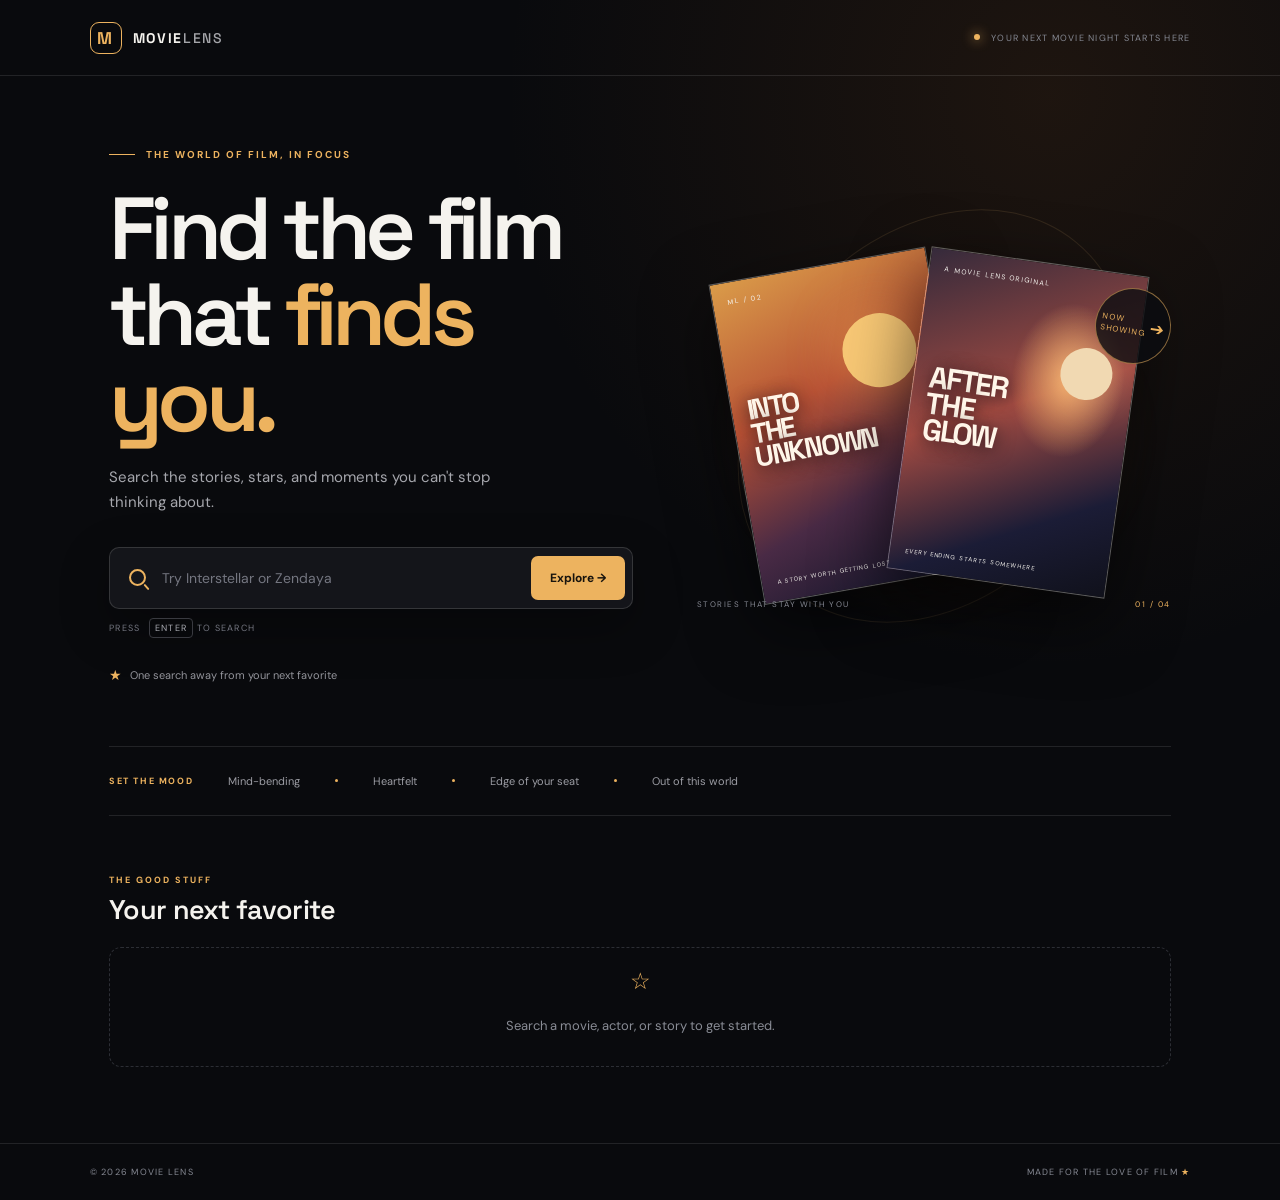
<file: index.html>
<!DOCTYPE html>
<html lang="en">
<head>
  <meta charset="UTF-8">
  <meta name="viewport" content="width=device-width, initial-scale=1.0">
  <meta name="theme-color" content="#090a0d">
  <meta name="description" content="Find your next favorite film with Movie Lens.">
  <title>Movie Lens - Find your next film</title>
  <link rel="icon" type="image/png" href="Cinematic Movie Lens Logo.png">
  <link rel="preconnect" href="https://fonts.googleapis.com">
  <link rel="preconnect" href="https://fonts.gstatic.com" crossorigin>
  <link href="https://fonts.googleapis.com/css2?family=DM+Sans:wght@400;500;600;700&family=Space+Grotesk:wght@500;600;700&display=swap" rel="stylesheet">
  <link rel="stylesheet" href="style.css">
</head>
<body>
  <header class="topbar">
    <a class="brand" href="index.html" aria-label="Movie Lens home"><span class="brand-mark">M</span><span>MOVIE<span class="brand-light">LENS</span></span></a>
    <span class="top-note"><span class="live-dot"></span> YOUR NEXT MOVIE NIGHT STARTS HERE</span>
  </header>
  <main>
    <section class="hero">
      <div class="hero-copy">
        <div class="eyebrow"><span class="eyebrow-line"></span> THE WORLD OF FILM, IN FOCUS</div>
        <h1>Find the film<br>that <span>finds you.</span></h1>
        <p class="subtitle">Search the stories, stars, and moments you can't stop thinking about.</p>
        <form class="search-box" id="searchForm" role="search">
          <span class="search-icon" aria-hidden="true"></span>
          <input id="searchInput" type="search" placeholder="Try Interstellar or Zendaya" aria-label="Search movies" autocomplete="off">
          <button id="searchBtn" type="submit">Explore <span aria-hidden="true">&rarr;</span></button>
        </form>
        <p class="search-hint">PRESS <kbd>ENTER</kbd> TO SEARCH</p>
        <div class="hero-proof"><span class="proof-star">&starf;</span><span>One search away from your next favorite</span></div>
      </div>
      <div class="hero-art" aria-hidden="true">
        <div class="art-orbit orbit-one"></div><div class="art-orbit orbit-two"></div>
        <div class="poster-art poster-back"><span class="poster-index">ML / 02</span><span class="poster-sun"></span><span class="poster-title">INTO<br>THE<br>UNKNOWN</span><span class="poster-caption">A STORY WORTH GETTING LOST IN</span></div>
        <div class="poster-art poster-front"><span class="poster-index">A MOVIE LENS ORIGINAL</span><span class="poster-moon"></span><span class="poster-title">AFTER<br>THE<br>GLOW</span><span class="poster-caption">EVERY ENDING STARTS SOMEWHERE</span></div>
        <div class="art-stamp"><span>NOW<br>SHOWING</span><b>&#10132;</b></div>
        <div class="art-caption">STORIES THAT STAY WITH YOU <span>01 / 04</span></div>
      </div>
    </section>
    <div class="genre-bar" aria-label="Explore by mood"><span class="genre-label">SET THE MOOD</span><span>Mind-bending</span><i></i><span>Heartfelt</span><i></i><span>Edge of your seat</span><i></i><span>Out of this world</span></div>
    <section class="results-section" aria-live="polite">
      <div class="section-heading"><div><p class="section-kicker">THE GOOD STUFF</p><h2 id="resultsTitle">Your next favorite</h2></div><span class="result-count" id="resultCount"></span></div>
      <div id="moviecontainer" class="movie-grid">
        <div class="empty-state"><span class="empty-icon">&star;</span><p>Search a movie, actor, or story to get started.</p></div>
      </div>
    </section>
  </main>
  <footer><span>&copy; 2026 MOVIE LENS</span><span>MADE FOR THE LOVE OF FILM <span class="footer-star">&starf;</span></span></footer>
  <script src="script.js"></script>
</body>
</html>
</file>
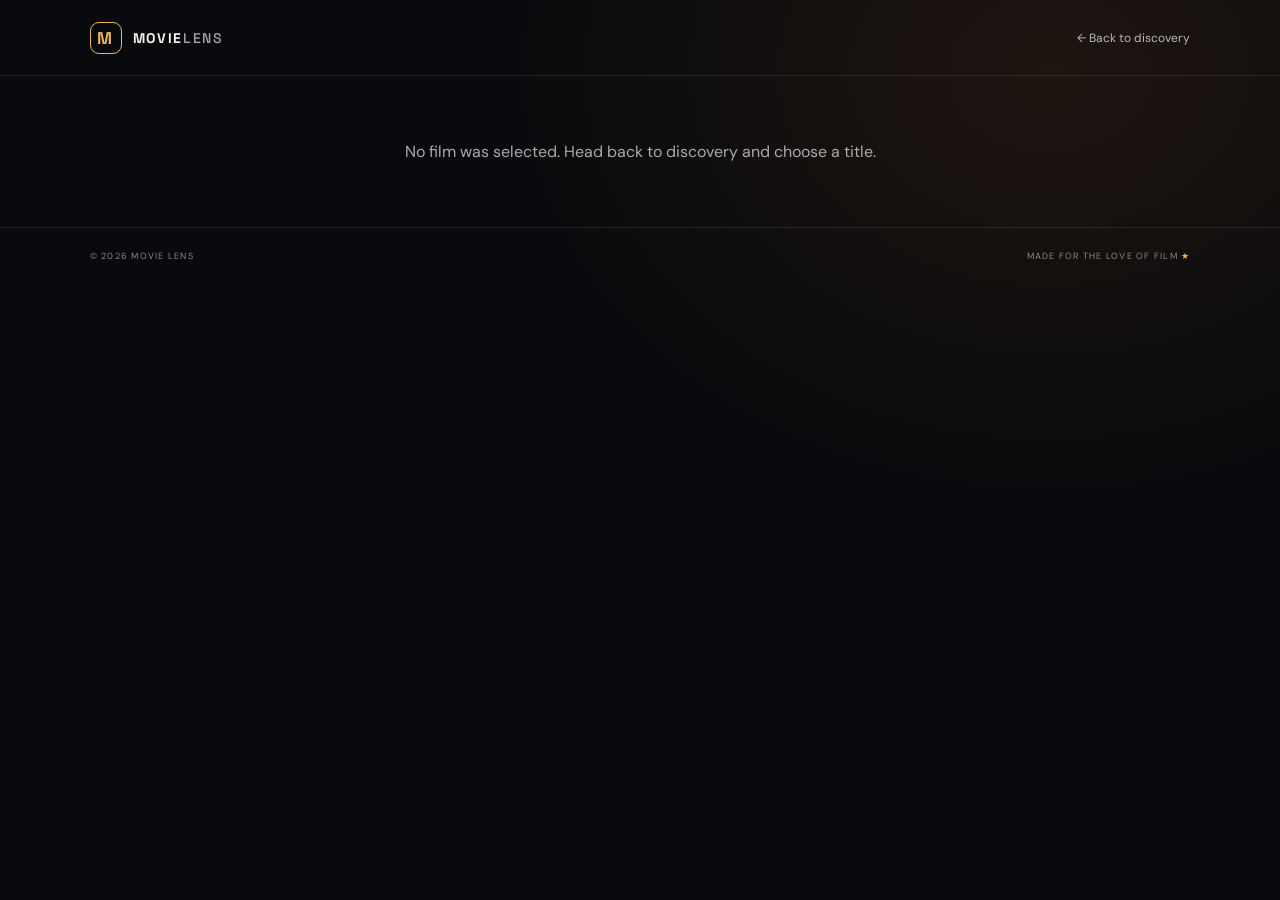
<file: movie.html>
<!DOCTYPE html>
<html lang="en">
<head>
  <meta charset="UTF-8">
  <meta name="viewport" content="width=device-width, initial-scale=1.0">
  <meta name="theme-color" content="#090a0d">
  <title>Movie details - Movie Lens</title>
  <link rel="icon" type="image/png" href="Cinematic Movie Lens Logo.png">
  <link rel="preconnect" href="https://fonts.googleapis.com">
  <link rel="preconnect" href="https://fonts.gstatic.com" crossorigin>
  <link href="https://fonts.googleapis.com/css2?family=DM+Sans:wght@400;500;600;700&family=Space+Grotesk:wght@500;600;700&display=swap" rel="stylesheet">
  <link rel="stylesheet" href="style.css">
</head>
<body class="details-page">
  <header class="topbar">
    <a class="brand" href="index.html" aria-label="Movie Lens home"><span class="brand-mark">M</span><span>MOVIE<span class="brand-light">LENS</span></span></a>
    <a class="back-link" href="index.html">&larr; Back to discovery</a>
  </header>
  <main id="movieDetails"><div class="detail-state">Loading film details...</div></main>
  <footer><span>&copy; 2026 MOVIE LENS</span><span>MADE FOR THE LOVE OF FILM <span class="footer-star">&starf;</span></span></footer>
  <script src="movie.js"></script>
</body>
</html>
</file>
<file: style.css>
:root {
  color-scheme: dark;
  --bg: #090a0d;
  --panel: #111318;
  --muted: #92959e;
  --text: #f5f3ee;
  --accent: #edb35f;
  --line: rgba(255, 255, 255, .1);
}

* { box-sizing: border-box; }
html { scroll-behavior: smooth; }
body {
  min-width: 320px;
  min-height: 100vh;
  margin: 0;
  color: var(--text);
  background: radial-gradient(ellipse at 82% 8%, rgba(124, 70, 26, .18), transparent 34rem), var(--bg);
  font-family: 'DM Sans', sans-serif;
}
a { color: inherit; text-decoration: none; }
.topbar {
  position: relative;
  z-index: 2;
  display: flex;
  height: 76px;
  align-items: center;
  justify-content: space-between;
  padding: 0 clamp(20px, 7vw, 112px);
  border-bottom: 1px solid var(--line);
}
.brand { display: flex; align-items: center; gap: 11px; font: 700 14px 'Space Grotesk', sans-serif; letter-spacing: 1.7px; }
.brand-mark { display: grid; width: 32px; height: 32px; place-items: center; border: 1px solid var(--accent); border-radius: 9px; color: var(--accent); font-size: 17px; }
.brand-light { color: #a5a6aa; font-weight: 500; }
.top-note, footer { color: #858892; font-size: 9px; letter-spacing: 1.25px; }
.live-dot { display: inline-block; width: 6px; height: 6px; margin: 0 8px 1px 0; border-radius: 50%; background: var(--accent); box-shadow: 0 0 12px var(--accent); }
main { width: min(1190px, 100%); margin: 0 auto; padding: 0 clamp(20px, 5vw, 64px); }
.hero {
  position: relative;
  display: grid;
  min-height: 590px;
  grid-template-columns: 1.05fr .95fr;
  align-items: center;
  gap: clamp(24px, 5vw, 66px);
  padding: 64px 0 54px;
}
.hero-copy { position: relative; z-index: 1; padding: 8px 0; }
.eyebrow, .section-kicker { color: var(--accent); font-size: 10px; font-weight: 700; letter-spacing: 2px; }
.eyebrow { display: flex; align-items: center; gap: 11px; }
.eyebrow-line { width: 26px; height: 1px; background: var(--accent); }
h1 { margin: 25px 0 20px; font: 600 clamp(54px, 7.2vw, 88px)/.98 'Space Grotesk', sans-serif; letter-spacing: -.065em; }
h1 > span { color: var(--accent); }
.subtitle { max-width: 420px; margin: 0 0 31px; color: #a6a7ad; font-size: 15px; line-height: 1.7; }
.search-box {
  display: flex;
  width: min(570px, 100%);
  height: 62px;
  align-items: center;
  gap: 14px;
  margin: 0;
  padding: 6px 7px 6px 19px;
  border: 1px solid rgba(255, 255, 255, .14);
  border-radius: 10px;
  background: rgba(22, 23, 28, .92);
  box-shadow: 0 18px 50px rgba(0, 0, 0, .32);
  transition: border-color .2s, box-shadow .2s;
}
.search-box:focus-within { border-color: rgba(237, 179, 95, .7); box-shadow: 0 0 0 4px rgba(237, 179, 95, .09), 0 18px 50px #0005; }
.search-icon { position: relative; width: 17px; height: 17px; flex: 0 0 17px; border: 2px solid var(--accent); border-radius: 50%; }
.search-icon::after { position: absolute; right: -6px; bottom: -4px; width: 7px; height: 2px; transform: rotate(48deg); border-radius: 2px; background: var(--accent); content: ''; }
input { min-width: 0; flex: 1; border: 0; outline: 0; background: transparent; color: var(--text); font: 14px 'DM Sans', sans-serif; }
input::placeholder { color: #747680; }
input::-webkit-search-cancel-button { filter: grayscale(1); }
button { border: 0; border-radius: 7px; background: var(--accent); color: #17130d; font: 700 12px 'DM Sans', sans-serif; cursor: pointer; transition: transform .2s, background .2s; }
.search-box button { padding: 14px 19px; white-space: nowrap; }
button:hover { transform: translateY(-1px); background: #f5c779; }
button:disabled { transform: none; cursor: wait; opacity: .65; }
.search-hint { margin: 13px 0 0; color: #747680; font-size: 9px; letter-spacing: 1.3px; }
kbd { margin-left: 5px; padding: 3px 5px; border: 1px solid #393a40; border-radius: 4px; color: #aaabb2; font: 9px 'DM Sans', sans-serif; }
.hero-proof { display: flex; align-items: center; gap: 8px; margin-top: 32px; color: #92939a; font-size: 11px; }
.proof-star { color: var(--accent); font-size: 14px; }
.hero-art { position: relative; min-height: 440px; isolation: isolate; }
.hero-art::before { position: absolute; z-index: -2; inset: 8% 0 0; border-radius: 50%; background: radial-gradient(ellipse, rgba(218, 132, 54, .18), transparent 66%); content: ''; filter: blur(8px); }
.art-orbit { position: absolute; z-index: -1; top: 50%; left: 50%; border: 1px solid rgba(236, 184, 112, .12); border-radius: 50%; transform: translate(-50%, -50%) rotate(-26deg); }
.orbit-one { width: 410px; height: 280px; }
.orbit-two { width: 350px; height: 450px; transform: translate(-50%, -50%) rotate(39deg); }
.poster-art { position: absolute; top: 50%; display: flex; width: min(48%, 220px); height: 325px; flex-direction: column; overflow: hidden; padding: 15px; border: 1px solid rgba(255, 255, 255, .32); box-shadow: 0 24px 70px #0009; transform-origin: center; }
.poster-art::before { position: absolute; z-index: -1; inset: 0; background: linear-gradient(155deg, #c87a46 0%, #513545 43%, #171b31 75%, #090d19); content: ''; }
.poster-back { left: 8%; transform: translateY(-47%) rotate(-10deg); }
.poster-back::before { background: linear-gradient(160deg, #da9b49 0%, #b75135 38%, #492a45 69%, #111529); }
.poster-front { right: 9%; transform: translateY(-48%) rotate(8deg); }
.poster-front::before { background: radial-gradient(ellipse at 70% 35%, #e69d61 0 3%, transparent 26%), linear-gradient(155deg, #352a3b 0%, #a24b42 45%, #1b1c36 77%, #10111b); }
.poster-index, .poster-caption { position: relative; z-index: 1; font-size: 7px; letter-spacing: 1.2px; }
.poster-caption { margin-top: auto; font-size: 6px; letter-spacing: 1px; }
.poster-title { position: relative; z-index: 1; margin-top: 92px; color: #fff6e9; font: 700 30px/.86 'Space Grotesk', sans-serif; letter-spacing: -.07em; text-shadow: 0 2px 18px #23151c; }
.poster-back .poster-title { margin-top: 93px; font-size: 28px; }
.poster-sun, .poster-moon { position: absolute; top: 56px; right: 25px; width: 74px; height: 74px; border-radius: 50%; background: #f8c875; box-shadow: 0 0 55px rgba(255, 185, 91, .46); }
.poster-moon { top: 78px; right: 22px; width: 52px; height: 52px; background: #f1d9b2; box-shadow: 0 0 48px rgba(255, 218, 172, .42); }
.art-stamp { position: absolute; top: 21%; right: 0; display: flex; width: 76px; height: 76px; align-items: center; justify-content: center; gap: 4px; border: 1px solid rgba(237, 179, 95, .55); border-radius: 50%; background: rgba(12, 13, 17, .8); color: var(--accent); font-size: 8px; letter-spacing: 1px; line-height: 1.4; transform: rotate(9deg); }
.art-stamp b { font-size: 17px; font-weight: 400; }
.art-caption { position: absolute; right: 0; bottom: 6%; left: 0; display: flex; justify-content: space-between; color: #858892; font-size: 8px; letter-spacing: 1.5px; }
.art-caption span { color: var(--accent); }
.genre-bar { display: flex; min-height: 70px; align-items: center; gap: clamp(13px, 3vw, 35px); border-top: 1px solid var(--line); border-bottom: 1px solid var(--line); color: #9b9ca3; font-size: 11px; }
.genre-bar i { width: 3px; height: 3px; flex: 0 0 3px; border-radius: 50%; background: var(--accent); }
.genre-label { color: var(--accent); font-size: 9px; font-weight: 700; letter-spacing: 1.6px; white-space: nowrap; }
.results-section { padding: 58px 0 76px; }
.section-heading { display: flex; align-items: end; justify-content: space-between; margin-bottom: 20px; }
.section-kicker { margin: 0 0 6px; font-size: 9px; }
.section-heading h2 { margin: 0; font: 600 27px 'Space Grotesk', sans-serif; letter-spacing: -.7px; }
.result-count { color: var(--muted); font-size: 11px; letter-spacing: 1px; }
.movie-grid { display: grid; grid-template-columns: repeat(auto-fill, minmax(168px, 1fr)); gap: 19px; }
.movie-card { min-width: 0; overflow: hidden; border: 1px solid var(--line); border-radius: 10px; background: var(--panel); transition: transform .25s, border-color .25s, box-shadow .25s; }
.movie-card:hover, .movie-card:focus-visible { transform: translateY(-5px); border-color: rgba(237, 179, 95, .55); box-shadow: 0 16px 35px #0007; outline: none; }
.poster-wrap { position: relative; aspect-ratio: 2 / 3; overflow: hidden; background: #1d2027; }
.poster-wrap img { display: block; width: 100%; height: 100%; object-fit: cover; transition: transform .4s; }
.movie-card:hover img { transform: scale(1.04); }
.year-tag { position: absolute; top: 10px; left: 10px; padding: 5px 8px; border-radius: 5px; background: rgba(9, 10, 13, .8); color: #e6e4df; font-size: 10px; backdrop-filter: blur(8px); }
.movie-copy { padding: 13px 13px 15px; }
.movie-copy h3 { display: -webkit-box; min-height: 40px; overflow: hidden; margin: 0 0 6px; font: 600 14px/1.4 'Space Grotesk', sans-serif; -webkit-box-orient: vertical; -webkit-line-clamp: 2; }
.movie-type { color: var(--accent); font-size: 10px; letter-spacing: 1px; text-transform: uppercase; }
.empty-state, .status-message { display: grid; min-height: 120px; grid-column: 1 / -1; place-content: center; border: 1px dashed #2c2e34; border-radius: 12px; color: #898c95; font-size: 13px; text-align: center; }
.empty-icon { margin-bottom: 8px; color: var(--accent); font-size: 23px; }
.status-message { border: 0; }
.status-message.error { color: #efa08d; }
footer { display: flex; justify-content: space-between; padding: 22px clamp(20px, 7vw, 112px); border-top: 1px solid var(--line); font-size: 9px; }
.footer-star { color: var(--accent); }

/* Movie details */
.details-page main { max-width: 1120px; }
.back-link { color: #b7b8bd; font-size: 12px; }
.back-link:hover { color: var(--accent); }
.details { display: grid; grid-template-columns: minmax(220px, 310px) 1fr; align-items: start; gap: clamp(26px, 6vw, 70px); padding: 55px 0 90px; text-align: left; }
.details-poster { display: block; width: 100%; border: 1px solid var(--line); border-radius: 12px; box-shadow: 0 24px 70px #0009; }
.info { padding: 10px 0; }
.detail-kicker { color: var(--accent); font-size: 10px; font-weight: 700; letter-spacing: 2px; text-transform: uppercase; }
.info h1 { margin: 12px 0 18px; font-size: clamp(38px, 6vw, 68px); letter-spacing: -.05em; }
.meta-row { display: flex; flex-wrap: wrap; gap: 9px; margin-bottom: 24px; }
.meta-pill { padding: 7px 11px; border: 1px solid var(--line); border-radius: 20px; color: #cacbd0; font-size: 11px; }
.rating { color: var(--accent); }
.plot { max-width: 660px; color: #b7b8bf; font-size: 15px; line-height: 1.8; }
.detail-facts { display: grid; grid-template-columns: 1fr 1fr; gap: 17px 25px; margin: 28px 0; }
.fact-label { display: block; margin-bottom: 5px; color: #777b85; font-size: 9px; letter-spacing: 1.5px; text-transform: uppercase; }
.fact-value { color: #e7e6e2; font-size: 12px; line-height: 1.6; }
.trailer-button { margin-top: 8px; padding: 13px 17px; }
.detail-state { padding: 65px 20px; color: #aaa; text-align: center; }

@media (max-width: 850px) {
  .hero { min-height: 540px; grid-template-columns: 1.1fr .9fr; gap: 10px; }
  .hero-art { min-height: 390px; }
  .poster-art { height: 285px; }
  .poster-title { margin-top: 80px; font-size: 26px; }
  .poster-back .poster-title { margin-top: 80px; font-size: 24px; }
  .genre-bar { gap: 15px; font-size: 10px; }
  .genre-bar span:not(.genre-label) { white-space: nowrap; }
}
@media (max-width: 620px) {
  .topbar { height: 65px; padding-inline: 20px; }
  .top-note { max-width: 132px; font-size: 7px; letter-spacing: .8px; text-align: right; }
  main { padding-inline: 20px; }
  .hero { min-height: 0; grid-template-columns: 1fr; gap: 0; padding: 61px 0 25px; }
  .hero-copy { text-align: center; }
  .eyebrow { justify-content: center; font-size: 8px; letter-spacing: 1.55px; }
  h1 { margin: 22px 0 16px; font-size: clamp(52px, 13vw, 74px); }
  .subtitle { max-width: 340px; margin: 0 auto 25px; font-size: 13px; }
  .search-box { height: 58px; gap: 11px; padding-left: 15px; }
  .search-box button { padding: 13px 14px; }
  input { font-size: 12px; }
  .search-hint { margin-top: 12px; }
  .hero-proof { justify-content: center; margin-top: 19px; font-size: 10px; }
  .hero-art { width: min(100%, 390px); min-height: 330px; margin: 12px auto 0; }
  .poster-art { width: min(47%, 185px); height: 260px; }
  .poster-back { left: 13%; }
  .poster-front { right: 13%; }
  .poster-title { margin-top: 67px; font-size: 24px; }
  .poster-back .poster-title { margin-top: 69px; font-size: 22px; }
  .poster-sun { top: 51px; width: 62px; height: 62px; }
  .poster-moon { top: 66px; width: 43px; height: 43px; }
  .art-stamp { top: 13%; right: 1%; width: 62px; height: 62px; font-size: 7px; }
  .art-caption { bottom: 1%; font-size: 7px; }
  .orbit-one { width: 320px; height: 225px; }
  .orbit-two { width: 285px; height: 340px; }
  .genre-bar { min-height: 62px; gap: 12px; overflow-x: auto; margin-inline: -20px; padding: 0 20px; scrollbar-width: none; }
  .genre-bar::-webkit-scrollbar { display: none; }
  .genre-label { font-size: 8px; }
  .results-section { padding: 42px 0 58px; }
  .movie-grid { grid-template-columns: repeat(2, minmax(0, 1fr)); gap: 12px; }
  .movie-copy { padding: 10px; }
  .movie-copy h3 { min-height: 34px; font-size: 12px; }
  .section-heading h2 { font-size: 23px; }
  .details { grid-template-columns: 112px minmax(0, 1fr); gap: 17px; padding: 34px 0 60px; }
  .details-page main { padding-inline: 20px; }
  .info { padding-top: 1px; }
  .detail-kicker { font-size: 8px; letter-spacing: 1px; }
  .info h1 { margin: 9px 0 13px; font-size: clamp(27px, 8vw, 38px); letter-spacing: -.05em; overflow-wrap: anywhere; }
  .meta-row { gap: 6px; margin-bottom: 16px; }
  .meta-pill { padding: 6px 8px; font-size: 9px; }
  .plot { font-size: 12px; line-height: 1.65; }
  .detail-facts { grid-template-columns: 1fr; gap: 13px; margin: 20px 0; }
  .fact-value { font-size: 11px; }
  .trailer-button { padding: 12px; font-size: 11px; }
  footer { gap: 15px; padding: 18px 20px; font-size: 7px; letter-spacing: .5px; }
}
@media (max-width: 370px) {
  .top-note { max-width: 105px; font-size: 6px; }
  .brand { gap: 8px; font-size: 12px; }
  .search-box { gap: 8px; padding-left: 11px; }
  .search-box button { padding: 12px 10px; }
  .details { grid-template-columns: 1fr; }
  .details-poster { width: min(65%, 210px); margin: 0 auto; }
}
@media (prefers-reduced-motion: reduce) {
  *, *::before, *::after { scroll-behavior: auto !important; transition: none !important; }
}
</file>
